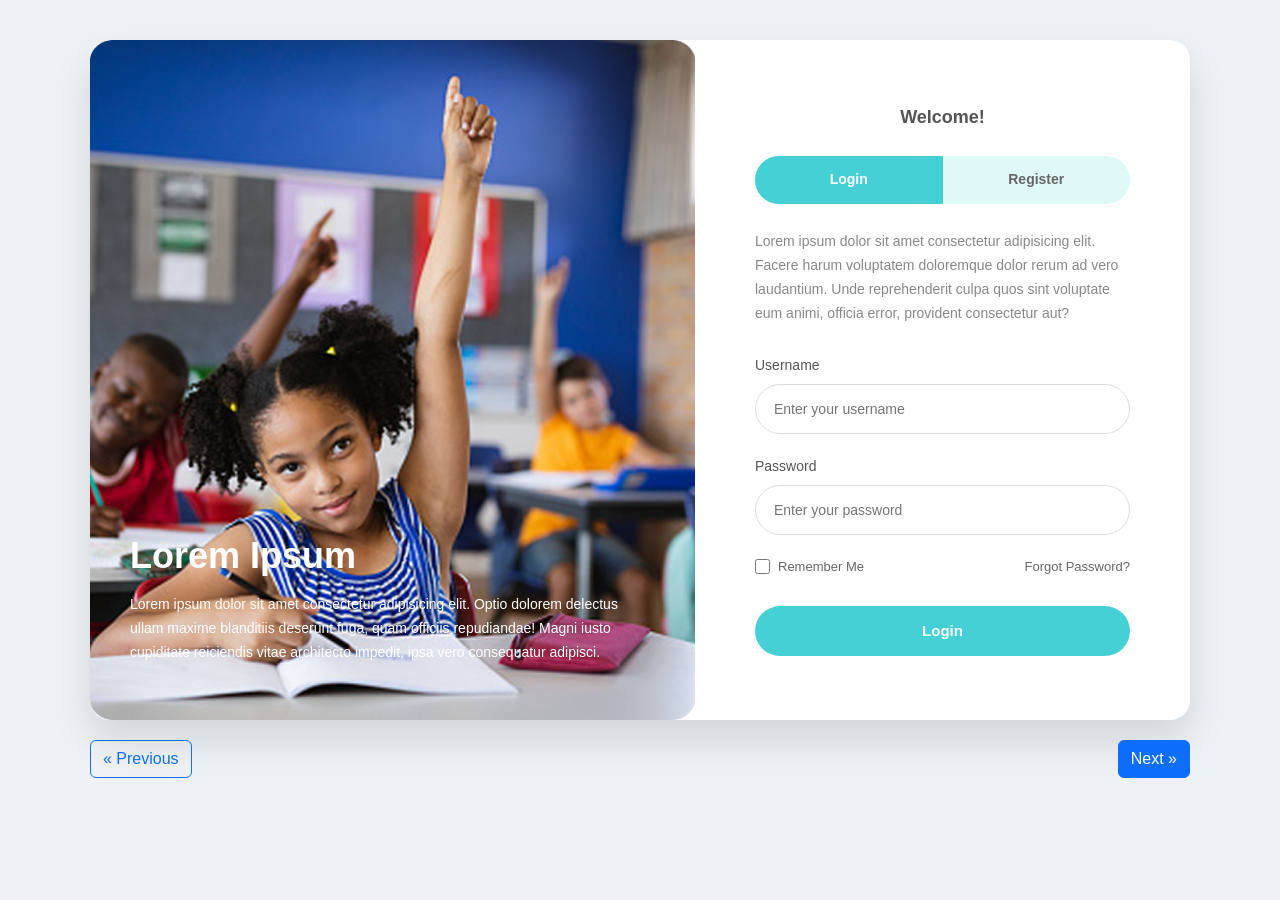
<file: login.html>
<!DOCTYPE html>
<html lang="en">

<head>
    <meta charset="UTF-8">
    <meta name="viewport" content="width=device-width, initial-scale=1.0">
    <title>Login Page</title>
    <link href="https://cdn.jsdelivr.net/npm/bootstrap@5.0.2/dist/css/bootstrap.min.css" rel="stylesheet" integrity="sha384-EVSTQN3/azprG1Anm3QDgpJLIm9Nao0Yz1ztcQTwFspd3yD65VohhpuuCOmLASjC" crossorigin="anonymous">
    <link rel="stylesheet" href="login.css">
</head>

<body>

<div class="page-wrapper">

    <div class="login-container">

        <div class="image-section">

            <img src="images1/Rectangle 77.png" alt="Student">

            <div class="image-content">
                <h2>Lorem Ipsum</h2>
                <p>Lorem ipsum dolor sit amet consectetur adipisicing elit. Optio dolorem delectus ullam maxime blanditiis deserunt fuga, quam officiis repudiandae! Magni iusto cupiditate reiciendis vitae architecto impedit, ipsa vero consequatur adipisci.</p>
            </div>

        </div>

        <div class="form-section">

            <p class="welcome-text">
                Welcome!
            </p>

            <div class="switch-buttons">

                <a href="login.html">
                    <button class="active">
                        Login
                    </button>
                </a>

                <a href="register.html">
                    <button>
                        Register
                    </button>
                </a>

            </div>

            <p class="description">
                Lorem ipsum dolor sit amet consectetur adipisicing elit. Facere harum voluptatem doloremque dolor rerum ad vero laudantium. Unde reprehenderit culpa quos sint voluptate eum animi, officia error, provident consectetur aut?
            </p>

            <form>

                <div class="form-group">
                    <label>Username</label>
                    <div class="input-field">
                        <input type="text" placeholder="Enter your username">
                    </div>
                </div>

                <div class="form-group">
                    <label>Password</label>
                    <div class="input-field">
                        <input type="password" placeholder="Enter your password">
                        <i class="fa-regular fa-eye"></i>
                    </div>
                </div>

                <div class="form-options">
                    <label class="remember-me">
                        <input type="checkbox">
                        Remember Me
                    </label>

                    <a href="#" class="forgot-password">
                        Forgot Password?
                    </a>
                </div>

                <button type="submit" class="login-button">
                    Login
                </button>

            </form>

        </div>

    </div>

    <div class="d-flex justify-content-between nav-buttons">
        <a href="index.html" class="btn btn-outline-primary">&laquo; Previous</a>
        <a href="membership.html" class="btn btn-primary">Next &raquo;</a>
    </div>

</div>

<script src="https://cdn.jsdelivr.net/npm/bootstrap@5.0.2/dist/js/bootstrap.bundle.min.js" integrity="sha384-MrcW6ZMFYlzcLA8Nl+NtUVF0sA7MsXsP1UyJoMp4YLEuNSfAP+JcXn/tWtIaxVXM" crossorigin="anonymous"></script>
</body>
</html>
</file>
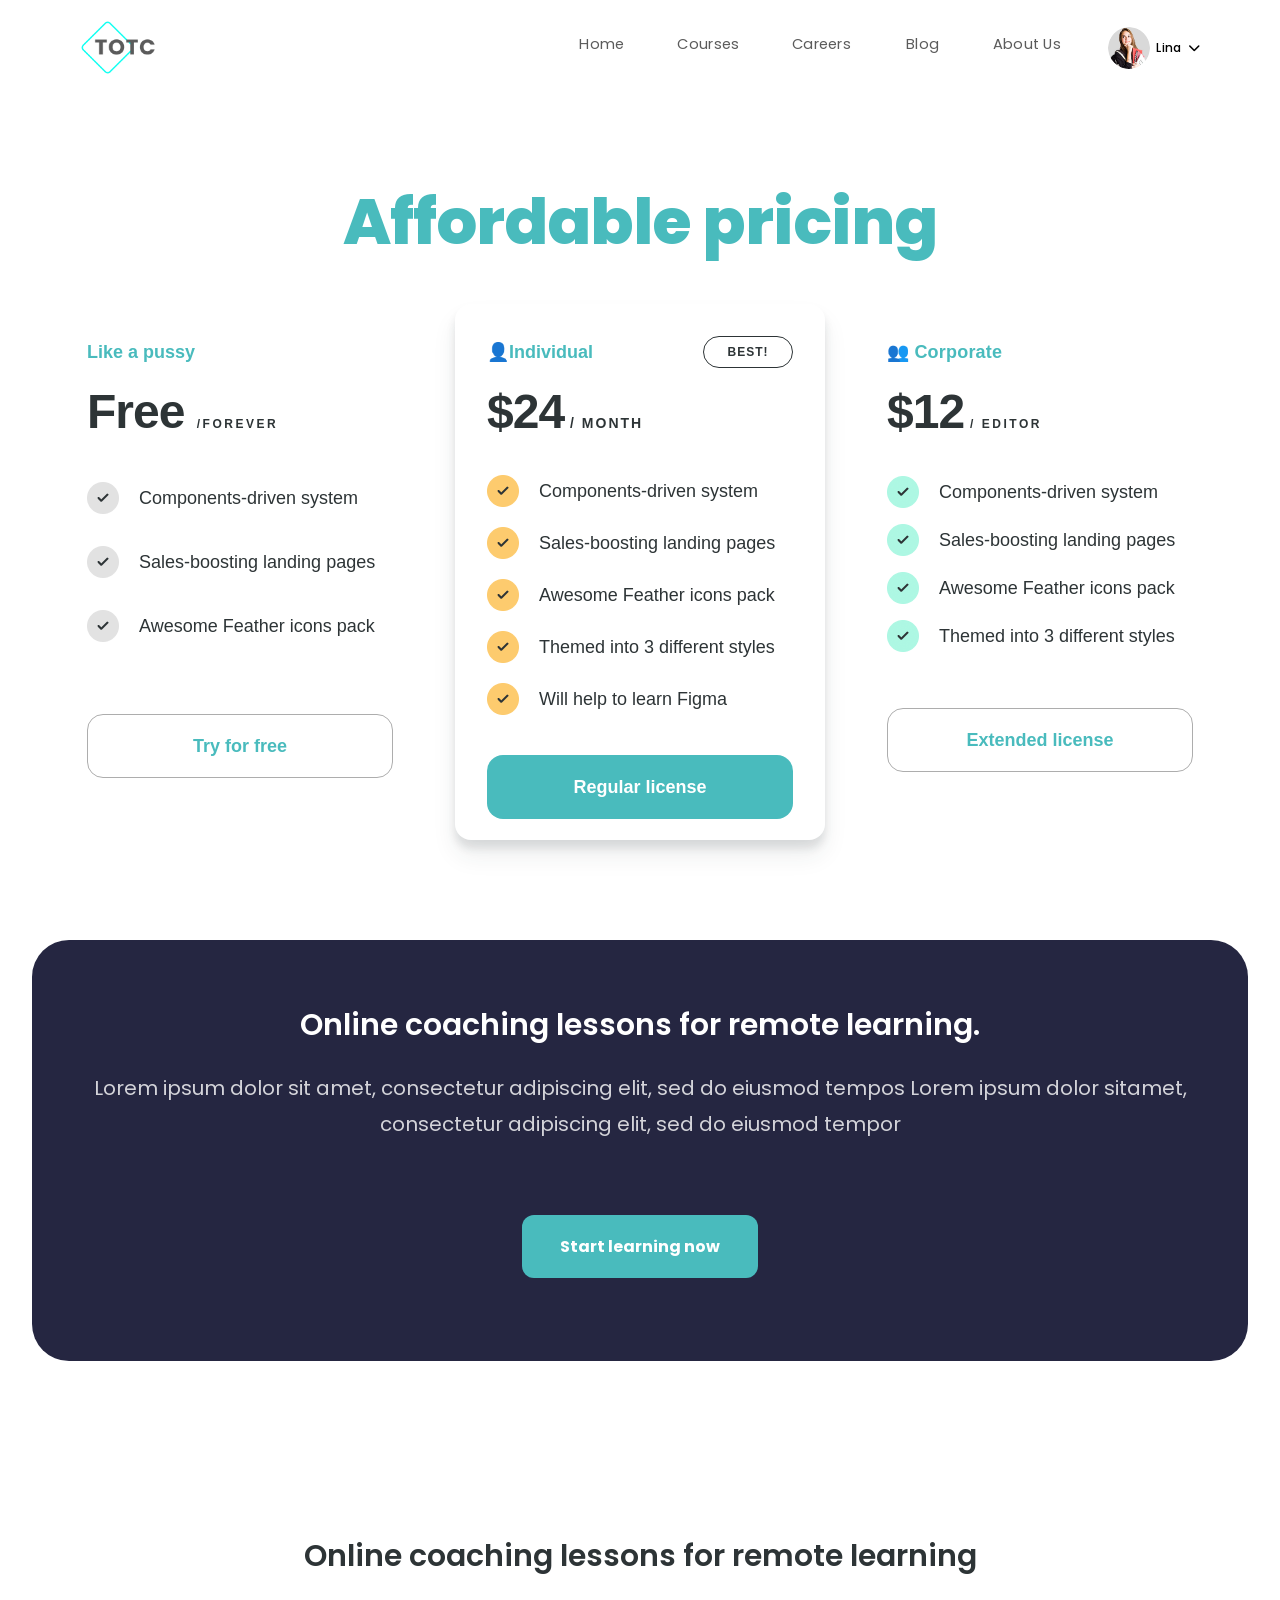
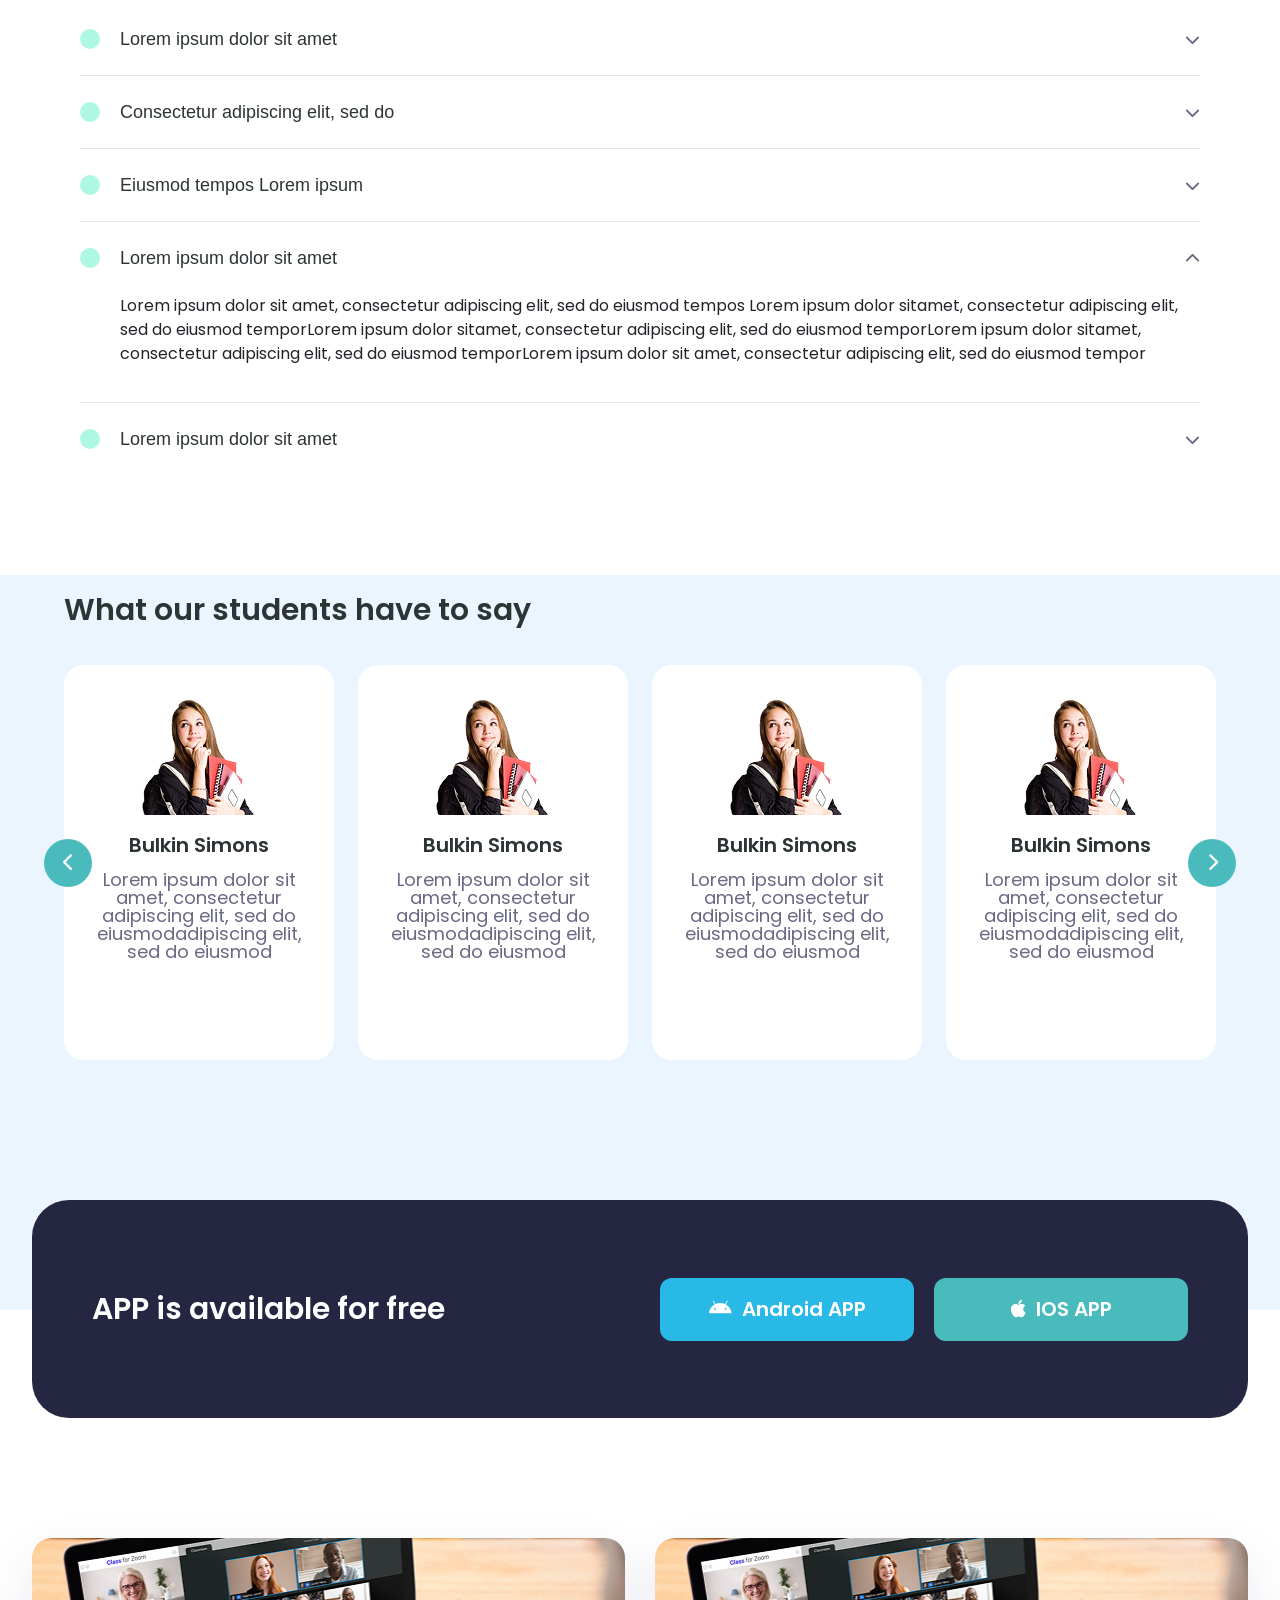
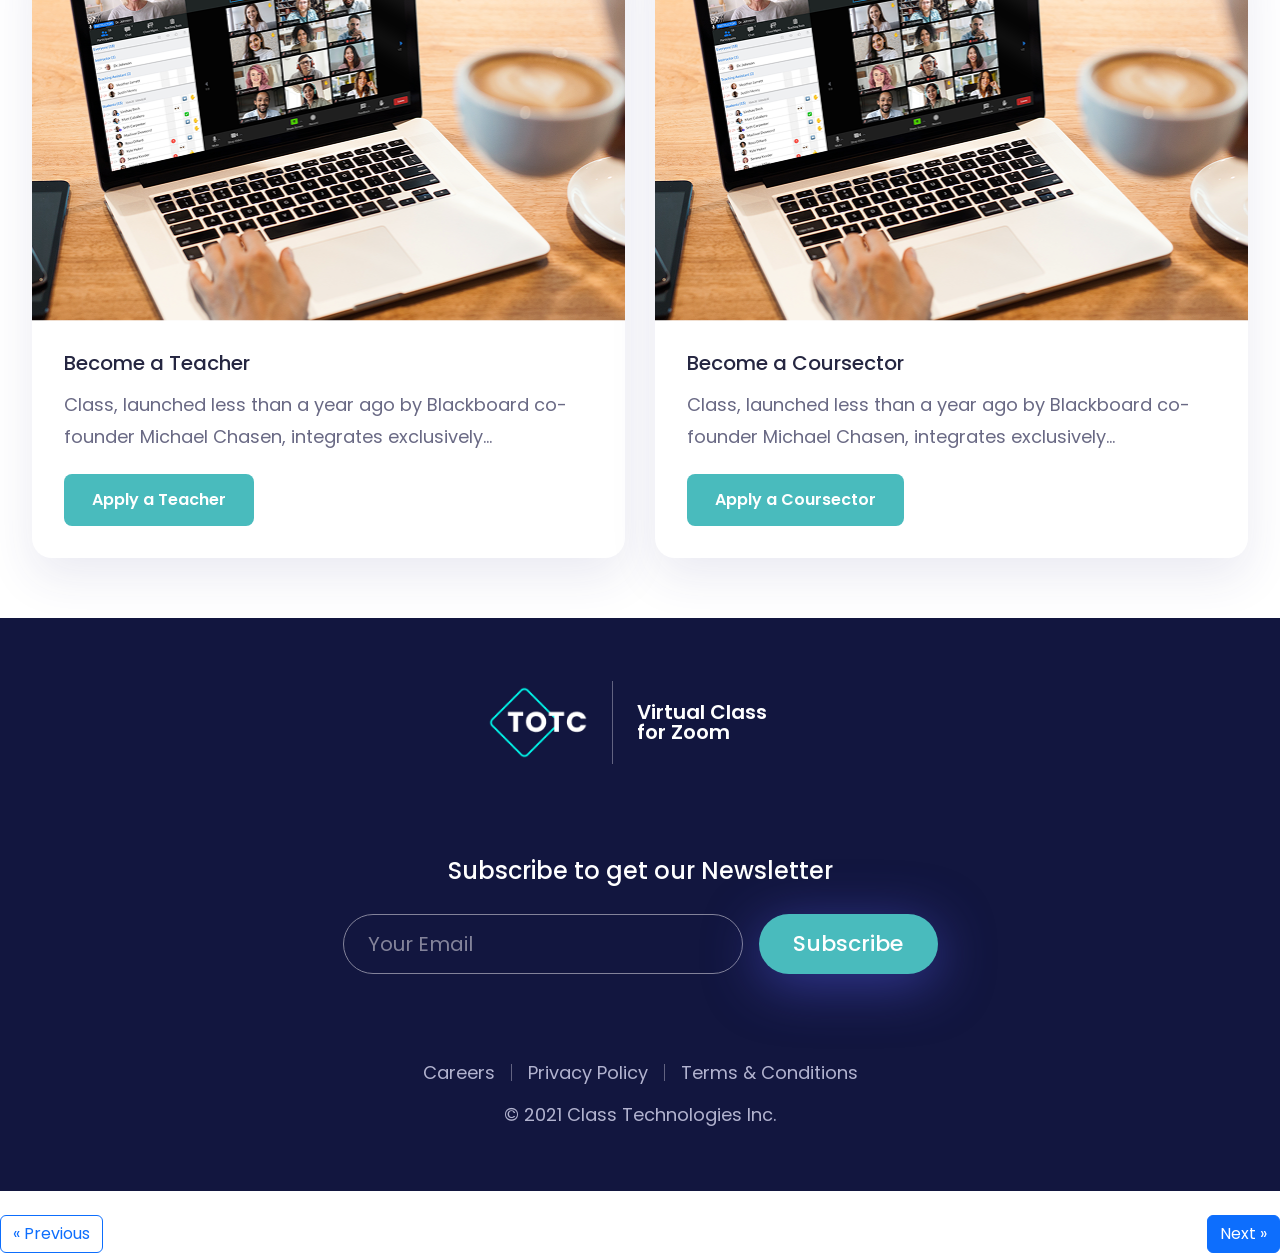
<file: membership.html>
<!DOCTYPE html>
<html lang="en">
<head>
<meta charset="UTF-8">
<meta name="viewport" content="width=device-width, initial-scale=1.0">
<title>Membership-page</title>
<link rel="stylesheet" href="https://cdnjs.cloudflare.com/ajax/libs/font-awesome/6.5.1/css/all.min.css">
<link href="https://cdn.jsdelivr.net/npm/bootstrap@5.0.2/dist/css/bootstrap.min.css" rel="stylesheet" integrity="sha384-EVSTQN3/azprG1Anm3QDgpJLIm9Nao0Yz1ztcQTwFspd3yD65VohhpuuCOmLASjC" crossorigin="anonymous">
<link rel="stylesheet" href="membership.css">
</head>
<body>

<header class="header">
  <div class="header-container">
    <div class="logo-box">
      <img src="images/Group 235.png" alt="TOTC Logo">
    </div>

    <input type="checkbox" id="nav-toggle" class="nav-toggle">
    <label for="nav-toggle" class="hamburger-btn">
      <i class="fa-solid fa-bars"></i>
    </label>

    <nav class="nav-links">
      <a href="#" class="nav-link-home">Home</a>
      <a href="#" class="nav-link-courses">Courses</a>
      <a href="#" class="nav-link-careers">Careers</a>
      <a href="#" class="nav-link-blog">Blog</a>
      <a href="#" class="nav-link-about">About Us</a>
    </nav>

    <div class="profile-section">
      <img src="images/Group 234.png" class="profile-img" alt="Lina">
      <span class="profile-name">Lina</span>
      <i class="fa-solid fa-chevron-down dropdown-icon"></i>
    </div>
  </div>
</header>

<section class="pricing-heading-section">
  <h1>Affordable pricing</h1>
</section>

<div class="pricing-cards-row">

  <!-- Free Plan Card -->
  <div class="pricing-card-free">
    <div class="plan-content-free">
      <span class="plan-label-free">Like a pussy</span>
      <h2 class="plan-price-free">Free <span class="period">/forever</span></h2>

      <div class="feature-item-free">
        <img src="images/Icon Acrylic.png" class="check-circle" alt="check">
        <span>Components-driven system</span>
      </div>
      <div class="feature-item-free">
        <img src="images/Icon Acrylic.png" class="check-circle" alt="check">
        <span>Sales-boosting landing pages</span>
      </div>
      <div class="feature-item-free">
        <img src="images/Icon Acrylic.png" class="check-circle" alt="check">
        <span>Awesome Feather icons pack</span>
      </div>

      <button class="btn-try-free">Try for free</button>
    </div>
  </div>

  <!-- Individual Plan Card -->
  <div class="pricing-card-individual">
    <span class="best-badge">BEST!</span>
    <div class="plan-content-individual">
      <span class="plan-label-individual">
        👤Individual
      </span>
      <h2 class="plan-price-individual">$24<span class="period">/ MONTH</span></h2>

      <div class="feature-item-individual">
        <img src="images/Icon Acrylic (2).png" class="check-circle" alt="check">
        <span>Components-driven system</span>
      </div>
      <div class="feature-item-individual">
        <img src="images/Icon Acrylic (2).png" class="check-circle" alt="check">
        <span>Sales-boosting landing pages</span>
      </div>
      <div class="feature-item-individual">
        <img src="images/Icon Acrylic (2).png" class="check-circle" alt="check">
        <span>Awesome Feather icons pack</span>
      </div>
      <div class="feature-item-individual">
        <img src="images/Icon Acrylic (2).png" class="check-circle" alt="check">
        <span>Themed into 3 different styles</span>
      </div>
      <div class="feature-item-individual">
        <img src="images/Icon Acrylic (2).png" class="check-circle" alt="check">
        <span>Will help to learn Figma</span>
      </div>

      <button class="btn-regular-license">Regular license</button>
    </div>
  </div>

  <!-- Corporate Plan Card -->
  <div class="pricing-card-corporate">
    <div class="plan-content-corporate">
      <span class="plan-label-corporate">
        👥 Corporate
      </span>
      <h2 class="plan-price-corporate">$12<span class="period">/ editor</span></h2>
      <div class="feature-item-corporate">
        <img src="images/Icon Acrylic (3).png" class="check-circle" alt="check">
        <span>Components-driven system</span>
      </div>
      <div class="feature-item-corporate">
        <img src="images/Icon Acrylic (3).png" class="check-circle" alt="check">
        <span>Sales-boosting landing pages</span>
      </div>
      <div class="feature-item-corporate">
        <img src="images/Icon Acrylic (3).png" class="check-circle" alt="check">
        <span>Awesome Feather icons pack</span>
      </div>
      <div class="feature-item-corporate">
        <img src="images/Icon Acrylic (3).png" class="check-circle" alt="check">
        <span>Themed into 3 different styles</span>
      </div>
      <button class="btn-extended-license">Extended license</button>
    </div>
  </div>

</div>

<!-- Online Coaching Banner -->
<section class="coaching-banner-section">
  <div class="coaching-banner">
    <h2 class="coaching-heading">Online coaching lessons for remote learning.</h2>
    <p class="coaching-text">
      Lorem ipsum dolor sit amet, consectetur adipiscing elit, sed do eiusmod tempos Lorem ipsum dolor sitamet, consectetur adipiscing elit, sed do eiusmod tempor
    </p>
    <button class="btn-start-learning">Start learning now</button>
  </div>
</section>

<!-- Online Coaching Lessons Accordion -->
<section class="coaching-list-section">
  <div class="coaching-list-container">
    <h2 class="coaching-list-heading">Online coaching lessons for remote learning</h2>

    <div class="accordion-list">

      <div class="accordion-item">
        <input type="checkbox" id="acc1" class="accordion-checkbox">
        <label for="acc1" class="accordion-header">
          <span class="accordion-dot"></span>
          <span class="accordion-title">Lorem ipsum dolor sit amet</span>
          <i class="fa-solid fa-chevron-down accordion-icon"></i>
        </label>
      </div>

      <div class="accordion-item">
        <input type="checkbox" id="acc2" class="accordion-checkbox">
        <label for="acc2" class="accordion-header">
          <span class="accordion-dot"></span>
          <span class="accordion-title">Consectetur adipiscing elit, sed do</span>
          <i class="fa-solid fa-chevron-down accordion-icon"></i>
        </label>
      </div>

      <div class="accordion-item">
        <input type="checkbox" id="acc3" class="accordion-checkbox">
        <label for="acc3" class="accordion-header">
          <span class="accordion-dot"></span>
          <span class="accordion-title">Eiusmod tempos Lorem ipsum</span>
          <i class="fa-solid fa-chevron-down accordion-icon"></i>
        </label>
      </div>

      <div class="accordion-item">
        <input type="checkbox" id="acc4" class="accordion-checkbox" checked>
        <label for="acc4" class="accordion-header">
          <span class="accordion-dot"></span>
          <span class="accordion-title">Lorem ipsum dolor sit amet</span>
          <i class="fa-solid fa-chevron-down accordion-icon"></i>
        </label>
        <div class="accordion-content">
          <p>Lorem ipsum dolor sit amet, consectetur adipiscing elit, sed do eiusmod tempos Lorem ipsum dolor sitamet, consectetur adipiscing elit, sed do eiusmod temporLorem ipsum dolor sitamet, consectetur adipiscing elit, sed do eiusmod temporLorem ipsum dolor sitamet, consectetur adipiscing elit, sed do eiusmod temporLorem ipsum dolor sit amet, consectetur adipiscing elit, sed do eiusmod tempor</p>
        </div>
      </div>

      <div class="accordion-item">
        <input type="checkbox" id="acc5" class="accordion-checkbox">
        <label for="acc5" class="accordion-header">
          <span class="accordion-dot"></span>
          <span class="accordion-title">Lorem ipsum dolor sit amet</span>
          <i class="fa-solid fa-chevron-down accordion-icon"></i>
        </label>
      </div>

    </div>
  </div>
</section>

<!-- What Our Students Have To Say - Testimonials Carousel -->
<section class="testimonials-section">
  <div class="testimonials-container">
    <h2 class="testimonials-heading">What our students have to say</h2>

    <div id="testimonialsCarousel" class="carousel slide testimonials-carousel" data-bs-ride="false">
      <div class="carousel-inner">

        
        <div class="carousel-item active">
          <div class="row g-4 justify-content-center">
            <div class="col-lg-3 col-md-6">
              <div class="testimonial-card">
                <img src="images/image 12.png" class="testimonial-img" alt="Bulkin Simons">
                <h5 class="testimonial-name">Bulkin Simons</h5>
                <p class="testimonial-text">Lorem ipsum dolor sit amet, consectetur adipiscing elit, sed do eiusmodadipiscing elit, sed do eiusmod</p>
              </div>
            </div>
            <div class="col-lg-3 col-md-6">
              <div class="testimonial-card">
                <img src="images/image 12.png" class="testimonial-img" alt="Bulkin Simons">
                <h5 class="testimonial-name">Bulkin Simons</h5>
                <p class="testimonial-text">Lorem ipsum dolor sit amet, consectetur adipiscing elit, sed do eiusmodadipiscing elit, sed do eiusmod</p>
              </div>
            </div>
            <div class="col-lg-3 col-md-6">
              <div class="testimonial-card">
                <img src="images/image 12.png" class="testimonial-img" alt="Bulkin Simons">
                <h5 class="testimonial-name">Bulkin Simons</h5>
                <p class="testimonial-text">Lorem ipsum dolor sit amet, consectetur adipiscing elit, sed do eiusmodadipiscing elit, sed do eiusmod</p>
              </div>
            </div>
            <div class="col-lg-3 col-md-6">
              <div class="testimonial-card">
                <img src="images/image 12.png" class="testimonial-img" alt="Bulkin Simons">
                <h5 class="testimonial-name">Bulkin Simons</h5>
                <p class="testimonial-text">Lorem ipsum dolor sit amet, consectetur adipiscing elit, sed do eiusmodadipiscing elit, sed do eiusmod</p>
              </div>
            </div>
          </div>
        </div>

        

      </div>

      <!-- Prev/Next Arrows -->
      <button class="carousel-control-prev testimonial-arrow" type="button" data-bs-target="#testimonialsCarousel" data-bs-slide="prev">
        <i class="fa-solid fa-chevron-left"></i>
      </button>
      <button class="carousel-control-next testimonial-arrow" type="button" data-bs-target="#testimonialsCarousel" data-bs-slide="next">
        <i class="fa-solid fa-chevron-right"></i>
      </button>
    </div>
  </div>
</section>

<!-- APP is available for free -->
<section class="app-banner-section">
  <div class="app-banner">
    <h2 class="app-banner-heading">APP is available for free</h2>
    <div class="app-buttons">
      <button class="btn-android-app">
        <i class="fa-brands fa-android"></i> Android APP
      </button>
      <button class="btn-ios-app">
        <i class="fa-brands fa-apple"></i> IOS APP
      </button>
    </div>
  </div>
</section>

<!-- Become a Teacher / Become a Counselor Cards -->
<section class="teacher-counselor-section">
  <div class="teacher-counselor-row">

    <!-- Become a Teacher Card -->
    <div class="tc-card">
      <img src="images/Rectangle 32.png" class="tc-image" alt="Become a Teacher">
      <div class="tc-content">
        <h3 class="tc-heading">Become a Teacher</h3>
        <p class="tc-text">Class, launched less than a year ago by Blackboard co-founder Michael Chasen, integrates exclusively...</p>
        <button class="btn-apply-teacher">Apply a Teacher</button>
      </div>
    </div>

    <!-- Become a Counselor Card -->
    <div class="tc-card">
      <img src="images/Rectangle 32.png" class="tc-image" alt="Become a Counselor">
      <div class="tc-content">
        <h3 class="tc-heading">Become a Coursector</h3>
        <p class="tc-text">Class, launched less than a year ago by Blackboard co-founder Michael Chasen, integrates exclusively...</p>
        <button class="btn-apply-counselor">Apply a Coursector</button>
      </div>
    </div>

  </div>
</section>

<!-- ===== Footer Section ===== -->
<footer class="site-footer">

  <div class="footer-brand">
    <div class="footer-logo-box">
      <img src="images/Group 112.png" alt="TOTC Logo" class="logo-icon">
    </div>
    <span class="footer-divider"></span>
    <p class="footer-tagline">Virtual Class for Zoom</p>
  </div>

  <div class="footer-newsletter">
    <h3>Subscribe to get our Newsletter</h3>
    <form class="newsletter-form">
      <input type="email" placeholder="Your Email" required>
      <button type="submit">Subscribe</button>
    </form>
  </div>

  <div class="footer-links">
    <a href="#">Careers</a>
    <span class="link-divider"></span>
    <a href="#">Privacy Policy</a>
    <span class="link-divider"></span>
     <a href="#">Terms &amp; Conditions</a> 
  </div>

  <p class="footer-copyright">&copy; 2021 Class Technologies Inc.</p>

</footer>

<div class="d-flex justify-content-between mt-4">
  <a href="login.html" class="btn btn-outline-primary">&laquo; Previous</a>
  <a href="search page.html" class="btn btn-primary">Next &raquo;</a>
</div>

<script src="https://cdn.jsdelivr.net/npm/bootstrap@5.0.2/dist/js/bootstrap.bundle.min.js" integrity="sha384-MrcW6ZMFYlzcLA8Nl+NtUVF0sA7MsXsP1UyJoMp4YLEuNSfAP+JcXn/tWtIaxVXM" crossorigin="anonymous"></script>


</body>
</html>
</file>
<file: login.css>
/* Login-CSS */

* {
    margin: 0;
    padding: 0;
    box-sizing: border-box;
    font-family: 'Poppins', sans-serif;
}

body {
    background: #eef2f5;
    min-height: 100vh;
    padding: 40px;
}

.page-wrapper {
    display: flex;
    flex-direction: column;
    align-items: center;
    gap: 20px;
    max-width: 1100px;
    margin: 0 auto;
}

.login-container {
    width: 1100px;
    max-width: 100%;
    height: 680px;
    background: #fff;
    display: flex;
    border-radius: 20px;
    overflow: hidden;
    box-shadow: 0 20px 40px rgba(0,0,0,.12);
}

.image-section {
    width: 55%;
    position: relative;
}

.image-section img {
    width: 100%;
    height: 100%;
    object-fit: cover;
}

.image-content {
    position: absolute;
    left: 40px;
    right: 40px;
    bottom: 40px;
    color: #fff;
}

.image-content h2 {
    font-size: 36px;
    font-weight: 700;
    margin-bottom: 15px;
}

.image-content p {
    font-size: 14px;
    line-height: 24px;
}

.form-section {
    width: 45%;
    padding: 60px;
    display: flex;
    flex-direction: column;
    justify-content: center;
}

.welcome-text {
    text-align: center;
    font-size: 18px;
    font-weight: 600;
    color: #555;
    margin-bottom: 25px;
}

.switch-buttons {
    display: flex;
    background: #dff8f8;
    border-radius: 30px;
    overflow: hidden;
    margin-bottom: 25px;
}

.switch-buttons a {
    flex: 1;
}

.switch-buttons button {
    width: 100%;
    height: 48px;
    border: none;
    background: transparent;
    color: #666;
    font-size: 14px;
    font-weight: 600;
    cursor: pointer;
    transition: .3s;
}

.switch-buttons .active {
    background: #45d0d5;
    color: #fff;
}

.description {
    color: #888;
    font-size: 14px;
    line-height: 24px;
    margin-bottom: 30px;
}

.form-group {
    margin-bottom: 22px;
}

.form-group label {
    display: block;
    margin-bottom: 8px;
    color: #555;
    font-size: 14px;
    font-weight: 500;
}

.input-field {
    position: relative;
}

.input-field input {
    width: 100%;
    height: 50px;
    border: 1px solid #ddd;
    border-radius: 30px;
    padding: 0 18px;
    outline: none;
    font-size: 14px;
    transition: .3s;
}

.input-field input:focus {
    border-color: #45d0d5;
}

.input-field i {
    position: absolute;
    right: 18px;
    top: 50%;
    transform: translateY(-50%);
    color: #888;
    cursor: pointer;
}

.form-options {
    display: flex;
    justify-content: space-between;
    align-items: center;
    margin: 10px 0 30px;
}

.remember-me {
    display: flex;
    align-items: center;
    gap: 8px;
    font-size: 13px;
    color: #666;
}

.remember-me input {
    width: 15px;
    height: 15px;
}

.forgot-password {
    text-decoration: none;
    color: #666;
    font-size: 13px;
    transition: .3s;
}

.forgot-password:hover {
    color: #45d0d5;
}

.login-button {
    width: 100%;
    height: 50px;
    border: none;
    border-radius: 30px;
    background: #45d0d5;
    color: #fff;
    font-size: 15px;
    font-weight: 600;
    cursor: pointer;
    transition: .3s;
}

.login-button:hover {
    background: #35bec3;
}

.nav-buttons {
    width: 1100px;
    max-width: 100%;
}
</file>
<file: membership.css>
@import url('https://fonts.googleapis.com/css2?family=Poppins:wght@400;500;600;700&display=swap');

* {
  margin: 0;
  padding: 0;
  box-sizing: border-box;
}

body {
  font-family: 'Poppins', sans-serif;
  overflow-x: hidden;
}

img {
  max-width: 100%;
}


.header {
  width: 100%;
  background-color: #FFFFFF;
}

.header-container {
  position: relative;
  width: 100%;
  aspect-ratio: 1920 / 143;
  max-width: 1920px;
  margin: 0 auto;
}

.logo-box {
  position: absolute;
  left: 6.25%;
  top: 20.98%;
  width: 5.9375%;
  height: 58.04%;
  display: flex;
  align-items: center;
  justify-content: center;
  overflow: hidden;
}

.logo-box img {
  width: 100%;
  height: 100%;
  object-fit: contain;
}

.nav-links a {
  position: absolute;
  top: 38.46%;
  height: 23.08%;
  font-family: 'Poppins', sans-serif;
  font-weight: 400;
   font-size: calc(22 / 1920 * 100vw); 
  line-height: 100%;
  letter-spacing: 0.02em;
  color: #5B5B5B;
  text-decoration: none;
  white-space: nowrap;
}

.nav-link-home    { left: 45.26%; }
.nav-link-courses { left: 52.917%; }
.nav-link-careers { left: 61.875%; }
.nav-link-blog     { left: 70.78%; }
.nav-link-about    { left: 77.55%; }

.profile-section {
  position: absolute;
  right: 6.25%;
  top: 20.98%;
  height: 58.04%;
  display: flex;
  align-items: center;
  gap: calc(10 / 1920 * 100vw);
}

.profile-img {
  width: calc(63 / 1920 * 100vw);
  height: calc(63 / 1920 * 100vw);
  border-radius: 50%;
  object-fit: cover;
}

.profile-name {
  font-family: 'Poppins', sans-serif;
  font-weight: 500;
  font-size: calc(18 / 1920 * 100vw);
  line-height: 100%;
  letter-spacing: 0.02em;
  color: #000000;
  white-space: nowrap;
}

.dropdown-icon {
  font-size: calc(18 / 1920 * 100vw);
  color: #000000;
}


.nav-toggle {
  display: none;
}

.hamburger-btn {
  display: none;
  position: absolute;
  right: 6.25%;
  top: 50%;
  transform: translateY(-50%);
  font-size: 24px;
  color: #2D3436;
  cursor: pointer;
  z-index: 20;
}


.pricing-heading-section {
  width: 100%;
  padding-top: 95px;
  padding-bottom: 30px;
  display: flex;
  justify-content: center;
}

.pricing-heading-section h1 {
  font-family: 'Poppins', sans-serif;
  font-weight: 800;
  font-size: 64px;
  line-height: 100%;
  letter-spacing: -1px;
  color: #49BBBD;
  text-align: center;
  margin: 0;
}


.pricing-cards-row {
  display: flex;
  align-items: flex-start;
  justify-content: center;
  gap: 30px;
  flex-wrap: wrap;
  padding: 20px 20px 60px;
}


.pricing-card-free {
  width: 370px;
  max-width: 100%;
  height: 536px;
  background: #FFFFFF;
  border-radius: 8px;
}

.plan-content-free {
  width: 306px;
  max-width: 100%;
  height: 472px;
  margin: 32px;
}

.plan-label-free {
  font-family: 'Inter', sans-serif;
  font-weight: 800;
  font-size: 18px;
  line-height: 32px;
  color: #49BBBD;
}

.plan-price-free {
  margin-top: 16px;
  margin-bottom: 30px;
  font-family: 'Inter', sans-serif;
  font-weight: 700;
  font-size: 48px;
  line-height: 56px;
  letter-spacing: -1px;
  color: #2D3436;
}

.plan-price-free .period {
  font-size: 12px;
  font-weight: 800;
  letter-spacing: 2.5px;
  text-transform: uppercase;
}

.feature-item-free {
  width: 100%;
  margin-bottom: 32px;
  display: flex;
  align-items: center;
  gap: 20px;
  font-family: 'Inter', sans-serif;
  font-weight: 400;
  font-size: 18px;
  line-height: 24px;
  color: #2D3436;
}

.check-circle {
  width: 32px;
  height: 32px;
  flex-shrink: 0;
}

.btn-try-free {
  width: 306px;
  max-width: 100%;
  height: 64px;
  margin-top: 40px;
  border-radius: 16px;
  border: 1px solid #ADADAD;
  background: transparent;
  font-family: 'Inter', sans-serif;
  font-weight: 700;
  font-size: 18px;
  color: #49BBBD;
  cursor: pointer;
}


.pricing-card-individual {
  position: relative;
  width: 370px;
  max-width: 100%;
  height: 536px;
  background: #FFFFFF;
  border-radius: 16px;
  box-shadow: 0px 16px 24px 0px rgba(38, 50, 56, 0.08),
              0px 8px 8px 0px rgba(38, 50, 56, 0.12);
}

.best-badge {
  position: absolute;
  top: 32px;
  right: 32px;
  width: 90px;
  height: 32px;
  display: flex;
  align-items: center;
  justify-content: center;
  border: 1px solid #2D3436;
  border-radius: 20px;
  font-family: 'Inter', sans-serif;
  font-weight: 700;
  font-size: 12px;
  letter-spacing: 1px;
  color: #2D3436;
  background: #FFFFFF;
}

.plan-content-individual {
  width: 306px;
  max-width: 100%;
  height: 472px;
  margin: 32px;
}

.plan-label-individual {
  display: flex;
  align-items: center;
  gap: 8px;
  font-family: 'Inter', sans-serif;
  font-weight: 700;
  font-size: 18px;
  line-height: 32px;
  color: #49BBBD;
}

.plan-price-individual {
  margin-top: 16px;
  margin-bottom: 24px;
  font-family: 'Inter', sans-serif;
  font-weight: 700;
  font-size: 48px;
  line-height: 56px;
  letter-spacing: -1px;
  color: #2D3436;
}

.plan-price-individual .period {
  font-size: 14px;
  font-weight: 700;
  letter-spacing: 2px;
  margin-left: 6px;
}

.feature-item-individual {
  width: 100%;
  margin-bottom: 20px;
  display: flex;
  align-items: center;
  gap: 20px;
  font-family: 'Inter', sans-serif;
  font-weight: 400;
  font-size: 18px;
  line-height: 24px;
  color: #2D3436;
}

.btn-regular-license {
  width: 306px;
  max-width: 100%;
  height: 64px;
  margin-top: 20px;
  border-radius: 16px;
  border: none;
  background: #49BBBD;
  font-family: 'Inter', sans-serif;
  font-weight: 700;
  font-size: 18px;
  color: #FFFFFF;
  cursor: pointer;
}


.pricing-card-corporate {
  width: 370px;
  max-width: 100%;
  height: 536px;
  background: #FFFFFF;
  border-radius: 8px;
}

.plan-content-corporate {
  width: 306px;
  max-width: 100%;
  height: 472px;
  margin: 32px;
}

.plan-label-corporate {
  display: flex;
  align-items: center;
  gap: 8px;
  font-family: 'Inter', sans-serif;
  font-weight: 700;
  font-size: 18px;
  line-height: 32px;
  letter-spacing: 0.2px;
  color: #49BBBD;
}

.plan-price-corporate {
  margin-top: 16px;
  margin-bottom: 24px;
  font-family: 'Inter', sans-serif;
  font-weight: 700;
  font-size: 48px;
  line-height: 56px;
  letter-spacing: -1px;
  color: #2D3436;
}

.plan-price-corporate .period {
  font-size: 12px;
  font-weight: 800;
  letter-spacing: 2.5px;
  text-transform: uppercase;
  margin-left: 6px;
}

.feature-item-corporate {
  width: 100%;
  margin-bottom: 16px;
  display: flex;
  align-items: center;
  gap: 20px;
  font-family: 'Inter', sans-serif;
  font-weight: 400;
  font-size: 18px;
  line-height: 32px;
  color: #2D3436;
}

.btn-extended-license {
  width: 306px;
  max-width: 100%;
  height: 64px;
  margin-top: 40px;
  border-radius: 16px;
  border: 1px solid #ADADAD;
  background: transparent;
  font-family: 'Inter', sans-serif;
  font-weight: 700;
  font-size: 18px;
  color: #49BBBD;
  cursor: pointer;
}


.coaching-banner-section {
  width: 100%;
  padding: 40px 0 80px;
  display: flex;
  justify-content: center;
}

.coaching-banner {
  width: 1682px;
  max-width: 95%;
  background: #252641;
  border-radius: 37px;
  padding-top: 70px;
  padding-bottom: 83px;
  padding-left: 20px;
  padding-right: 20px;
  display: flex;
  flex-direction: column;
  align-items: center;
  text-align: center;
}

.coaching-heading {
  max-width: 827px;
  margin: 0 0 30px;
  font-family: 'Poppins', sans-serif;
  font-weight: 600;
  font-size: 30px;
  line-height: 100%;
  letter-spacing: 0%;
  color: #FFFFFF;
}

.coaching-text {
  max-width: 1259px;
  margin: 0 0 73px;
  font-family: 'Poppins', sans-serif;
  font-weight: 400;
  font-size: 20px;
  line-height: 180%;
  letter-spacing: 2%;
  color: rgba(255, 255, 255, 0.8);
}

.btn-start-learning {
  width: 236px;
  max-width: 100%;
  height: 63px;
  background: #49BBBD;
  border: none;
  border-radius: 12px;
  font-family: 'Poppins', sans-serif;
  font-weight: 700;
  font-size: 16px;
  line-height: 100%;
  letter-spacing: 0%;
  color: #FFFFFF;
  cursor: pointer;
}



.coaching-list-section {
  width: 100%;
  padding: 60px 0;
  display: flex;
  justify-content: center;
}

.coaching-list-container {
  width: 1681px;
  max-width: 95%;
  padding: 40px 48px;
}

.coaching-list-heading {
  text-align: center;
  font-family: 'Poppins', sans-serif;
  font-weight: 600;
  font-size: 30px;
  line-height: 100%;
  color: #2D3436;
  margin: 0 0 32px;
}

.accordion-list {
  border: none;
  border-top: none;
}

.accordion-item {
  border: none;
  border-bottom: 1px solid #E5E5E5;
}

.accordion-item:first-child {
  border-top: none;
}

.accordion-item:last-child {
  border-bottom: none;
}

.accordion-header {
  border: none;
  outline: none;
}

.accordion-header:focus {
  outline: none;
}

.accordion-checkbox {
  display: none;
}

.accordion-header {
  width: 100%;
  display: flex;
  align-items: center;
  gap: 20px;
  padding: 20px 0;
  cursor: pointer;
}

.accordion-dot {
  width: 20px;
  height: 20px;
  border-radius: 50%;
  background: #55EFC4;
  opacity: 0.48;
  flex-shrink: 0;
}

.accordion-title {
  flex: 1;
  font-family: 'Inter', sans-serif;
  font-weight: 400;
  font-size: 18px;
  line-height: 32px;
  color: #2D3436;
}

.accordion-icon {
  font-size: 15px;
  color: #696984;
  flex-shrink: 0;
  transition: transform 0.2s ease;
}

.accordion-checkbox:checked ~ .accordion-header .accordion-icon {
  transform: rotate(180deg);
}

.accordion-content {
  display: none;
  padding: 0 0 20px 40px;
}

.accordion-checkbox:checked ~ .accordion-content {
  display: block;
}


.testimonials-section {
  width: 100%;
  padding: 20px 0 250px;
  background: rgba(157, 204, 255, 0.2);
  display: flex;
  justify-content: center;
}

.testimonials-container {
  width: 1674px;
  max-width: 90%;
  position: relative;
}

.testimonials-heading {
  font-family: 'Poppins', sans-serif;
  font-weight: 600;
  font-size: 30px;
  line-height: 100%;
  color: #2D3436;
  margin: 0 0 40px;
}

.testimonials-carousel {
  position: relative;
}

.testimonial-card {
  width: 100%;
  max-width: 384px;
  height: 395px;
  background: #FFFFFF;
  border-radius: 20px;
  padding: 32px 24px;
  margin: 0 auto;
  display: flex;
  flex-direction: column;
  align-items: center;
  text-align: center;
}

.testimonial-img {
  width: 118px;
  height: 118px;
  border-radius: 6px;
  object-fit: cover;
  margin-bottom: 20px;
}

.testimonial-name {
  font-family: 'Poppins', sans-serif;
  font-weight: 600;
  font-size: 20px;
  line-height: 100%;
  color: #2D3436;
  margin-bottom: 16px;
}

.testimonial-text {
  font-family: 'Poppins', sans-serif;
  font-weight: 400;
  font-size: 18px;
  line-height: 100%;
  letter-spacing: 2%;
  color: #696984;
  margin: 0;
}

.testimonial-arrow {
  width: 48px;
  height: 48px;
  border-radius: 50%;
  background: #49BBBD;
  display: flex !important;
  align-items: center;
  justify-content: center;
  opacity: 1 !important;
  top: 50%;
  transform: translateY(-50%);
  position: absolute;
}

.testimonial-arrow.carousel-control-prev {
  left: -20px;
}

.testimonial-arrow.carousel-control-next {
  right: -20px;
}

.testimonial-arrow i {
  color: #FFFFFF;
  font-size: 18px;
}

.testimonial-arrow:hover {
  background: #3aa5a7;
}


.app-banner-section {
  width: 100%;
  padding: 10px 0 60px;
  display: flex;
  justify-content: center;
  position: relative;
  z-index: 2;
  margin-top: -120px;
}

.app-banner {
  width: 1682px;
  max-width: 95%;
  min-height: 218px;
  background: #252641;
  border-radius: 37px;
  padding: 30px 60px;
  display: flex;
  align-items: center;
  justify-content: space-between;
  flex-wrap: wrap;
  gap: 20px;
}

.app-banner-heading {
  max-width: 448px;
  font-family: 'Poppins', sans-serif;
  font-weight: 600;
  font-size: 30px;
  line-height: 100%;
  letter-spacing: 0%;
  color: #FFFFFF;
  margin: 0;
}

.app-buttons {
  display: flex;
  gap: 20px;
  flex-wrap: wrap;
}

.btn-android-app,
.btn-ios-app {
  width: 254px;
  max-width: 100%;
  height: 63px;
  border: none;
  border-radius: 12px;
  display: flex;
  align-items: center;
  justify-content: center;
  gap: 10px;
  font-family: 'Poppins', sans-serif;
  font-weight: 600;
  font-size: 20px;
  line-height: 100%;
  color: #FFFFFF;
  cursor: pointer;
}

.btn-android-app {
  background: #29B9E7;
}

.btn-ios-app {
  background: #49BBBD;
}

.btn-android-app i,
.btn-ios-app i {
  font-size: 20px;
}


.teacher-counselor-section {
  width: 100%;
  padding: 60px 0;
  display: flex;
  justify-content: center;
}

.teacher-counselor-row {
  display: flex;
  justify-content: center;
  gap: 30px;
  flex-wrap: wrap;
  max-width: 1682px;
  width: 95%;
}

.tc-card {
  width: 786px;
  max-width: 100%;
  flex: 1 1 380px;
  background: #FFFFFF;
  border-radius: 20px;
  box-shadow: 0px 18.83px 47.08px 0px rgba(47, 50, 125, 0.1);
  overflow: hidden;
}

.tc-image {
  width: 100%;
  height: 382.5px;
  object-fit: cover;
  display: block;
}

.tc-content {
  padding: 24px 32px 32px;
}

.tc-heading {
  font-family: 'Poppins', sans-serif;
  font-weight: 500;
  font-size: 20px;
  line-height: 180%;
  color: #252641;
  margin: 0 0 8px;
}

.tc-text {
  font-family: 'Poppins', sans-serif;
  font-weight: 400;
  font-size: 18px;
  line-height: 180%;
  letter-spacing: 2%;
  color: #696984;
  margin: 0 0 20px;
}

.btn-apply-teacher,
.btn-apply-counselor {
  border: none;
  border-radius: 8px;
  background: #49BBBD;
  color: #FFFFFF;
  font-family: 'Poppins', sans-serif;
  font-weight: 600;
  font-size: 16px;
  padding: 14px 28px;
  cursor: pointer;
}



.site-footer {
  width: 100%;
  background-color: #12163F;
  padding: 63px 20px 51px;
  font-family: 'Poppins', sans-serif;
}

.footer-brand {
  display: flex;
  align-items: center;
  justify-content: center;
  flex-wrap: wrap;
  gap: 24px;
  min-height: 83px;
}

.footer-logo-box .logo-icon {
  max-width: 100px;
  height: auto;
  object-fit: contain;
}

.footer-divider {
  width: 1px;
  height: 83px;
  background-color: #626381;
}

.footer-tagline {
  width: 156px;
  font-size: 20px;
  font-weight: 600;
  line-height: 100%;
  letter-spacing: 4%;
  color: #FFFFFF;
  margin: 0;
}

.footer-newsletter {
  text-align: center;
  margin-top: 95px;
}

.footer-newsletter h3 {
  font-size: 24px;
  font-weight: 500;
  line-height: 100%;
  letter-spacing: 4%;
  color: #FFFFFF;
  margin: 0 0 31px;
}

.newsletter-form {
  display: flex;
  align-items: center;
  justify-content: center;
  flex-wrap: wrap;
  gap: 16px;
}

.newsletter-form input[type="email"] {
  width: 400px;
  max-width: 100%;
  height: 60px;
  border-radius: 80px;
  border: 1px solid #83839A;
  background: transparent;
  padding: 0 24px;
  font-family: 'Poppins', sans-serif;
  font-size: 20px;
  font-weight: 400;
  letter-spacing: 4%;
  color: #83839A;
  outline: none;
}

.newsletter-form input[type="email"]::placeholder {
  color: #83839A;
}

.newsletter-form button {
  position: relative;
  width: 179px;
  max-width: 100%;
  height: 60px;
  border-radius: 60px;
  border: none;
  background-color: #49BBBD;
  box-shadow: 0 10px 54px 0 rgba(84, 90, 232, 0.5);
  font-family: 'Poppins', sans-serif;
  font-size: 22px;
  font-weight: 500;
  color: #FFFFFF;
  cursor: pointer;
}

.footer-links {
  display: flex;
  align-items: center;
  justify-content: center;
  flex-wrap: wrap;
  gap: 16px;
  margin-top: 85px;
}

.footer-links a {
  font-size: 18px;
  font-weight: 400;
  letter-spacing: 4%;
  color: #B2B3CF;
  text-decoration: none;
}

.footer-links a:hover {
  color: #FFFFFF;
}

.footer-links .link-divider {
  width: 1px;
  height: 17px;
  background-color: #626381;
}

.footer-copyright {
  text-align: center;
  margin-top: 20px;
  font-size: 18px;
  font-weight: 400;
  line-height: 100%;
  letter-spacing: 4%;
  color: #B2B3CF;
}


@media (max-width: 992px) {

  
  .header-container {
    aspect-ratio: unset;
    height: auto;
    display: flex;
    align-items: center;
    justify-content: space-between;
    padding: 16px 6.25%;
    flex-wrap: wrap;
  }

  .logo-box {
    position: static;
    width: 90px;
    height: 45px;
  }

  .hamburger-btn {
    display: block;
    position: static;
    order: 2;
  }

  .profile-section {
    position: static;
    order: 3;
    height: auto;
    gap: 8px;
  }

  .profile-img {
    width: 36px;
    height: 36px;
  }

  .profile-name {
    font-size: 14px;
  }

  .dropdown-icon {
    font-size: 14px;
  }

  .nav-links {
    order: 4;
    width: 100%;
    display: none;
    flex-direction: column;
    background: #FFFFFF;
    padding: 10px 0 20px;
  }

  .nav-toggle:checked ~ .nav-links {
    display: flex;
  }

  .nav-links a {
    position: static;
    height: auto;
    width: 100%;
    padding: 12px 0;
    font-size: 18px;
    text-align: center;
    border-bottom: 1px solid #F0F0F0;
  }

  
  .pricing-heading-section h1 {
    font-size: 48px;
  }

  
  .coaching-heading {
    font-size: 30px;
  }

  .coaching-text {
    font-size: 18px;
  }

  
  .app-banner {
    justify-content: center;
    text-align: center;
    padding: 30px;
  }

  .app-banner-heading {
    text-align: center;
    max-width: 100%;
  }

  .app-buttons {
    justify-content: center;
    width: 100%;
  }

 
  .teacher-counselor-row {
    justify-content: center;
  }

  .tc-card {
    flex: 1 1 100%;
    max-width: 500px;
  }
}


@media (max-width: 768px) {

  .pricing-heading-section {
    padding-top: 60px;
    padding-bottom: 20px;
  }

  .pricing-heading-section h1 {
    font-size: 38px;
  }

  .coaching-banner {
    padding-top: 40px;
    padding-bottom: 40px;
    border-radius: 24px;
  }

  .coaching-heading {
    font-size: 26px;
    margin-bottom: 20px;
  }

  .coaching-text {
    font-size: 16px;
    line-height: 160%;
    margin-bottom: 32px;
  }

  .coaching-list-heading,
  .testimonials-heading {
    font-size: 26px;
  }

  .coaching-list-container {
    padding: 24px 16px;
  }

  .accordion-title {
    font-size: 15px;
    line-height: 24px;
  }

  .accordion-content {
    padding-left: 20px;
  }

  .accordion-content p {
    font-size: 14px;
  }

  .testimonials-section {
    padding-bottom: 100px;
  }

  .testimonial-arrow {
    width: 36px;
    height: 36px;
  }

  .testimonial-arrow.carousel-control-prev { left: 0; }
  .testimonial-arrow.carousel-control-next { right: 0; }

  .app-banner-section {
    margin-top: -60px;
  }

  .app-banner-heading {
    font-size: 24px;
  }

  .btn-android-app,
  .btn-ios-app {
    width: 100%;
    font-size: 18px;
  }

  .tc-heading {
    font-size: 20px;
  }

  .tc-text {
    font-size: 16px;
  }

  
  .footer-newsletter {
    margin-top: 60px;
  }

  .footer-links {
    margin-top: 50px;
  }

  .newsletter-form input[type="email"] {
    width: 100%;
  }

  .newsletter-form button {
    width: 100%;
  }
}


@media (max-width: 480px) {

  .logo-box img { width: auto; }

  .pricing-heading-section h1 {
    font-size: 30px;
  }

  .pricing-card-free,
  .pricing-card-individual,
  .pricing-card-corporate {
    width: 100%;
    height: auto;
    padding-bottom: 20px;
  }

  .plan-content-free,
  .plan-content-individual,
  .plan-content-corporate {
    width: 100%;
    height: auto;
    margin: 24px;
  }

  .btn-try-free,
  .btn-regular-license,
  .btn-extended-license {
    width: 100%;
  }

  .plan-price-free,
  .plan-price-individual,
  .plan-price-corporate {
    font-size: 36px;
    line-height: 44px;
  }

  .coaching-banner,
  .app-banner {
    max-width: 92%;
  }

  .coaching-heading {
    font-size: 20px;
  }

  .coaching-text {
    font-size: 14px;
  }

  .btn-start-learning {
    width: 100%;
  }

  .coaching-list-heading,
  .testimonials-heading {
    font-size: 22px;
    text-align: center;
  }

  .testimonial-card {
    height: auto;
    padding: 24px 16px;
  }

  .app-banner-heading {
    font-size: 20px;
  }

  .tc-image {
    height: 220px;
  }

  .tc-content {
    padding: 20px;
  }

  
  .site-footer {
    padding: 40px 16px 32px;
  }

  .footer-brand {
    gap: 14px;
  }

  .footer-logo-box .logo-icon {
    max-width: 70px;
  }

  .footer-divider {
    height: 60px;
  }

  .footer-tagline {
    width: auto;
    font-size: 18px;
  }

  .footer-newsletter h3 {
    font-size: 20px;
  }

  .footer-links {
    gap: 10px;
  }

  .footer-links a {
    font-size: 16px;
  }

  .footer-copyright {
    font-size: 14px;
  }
}
</file>
